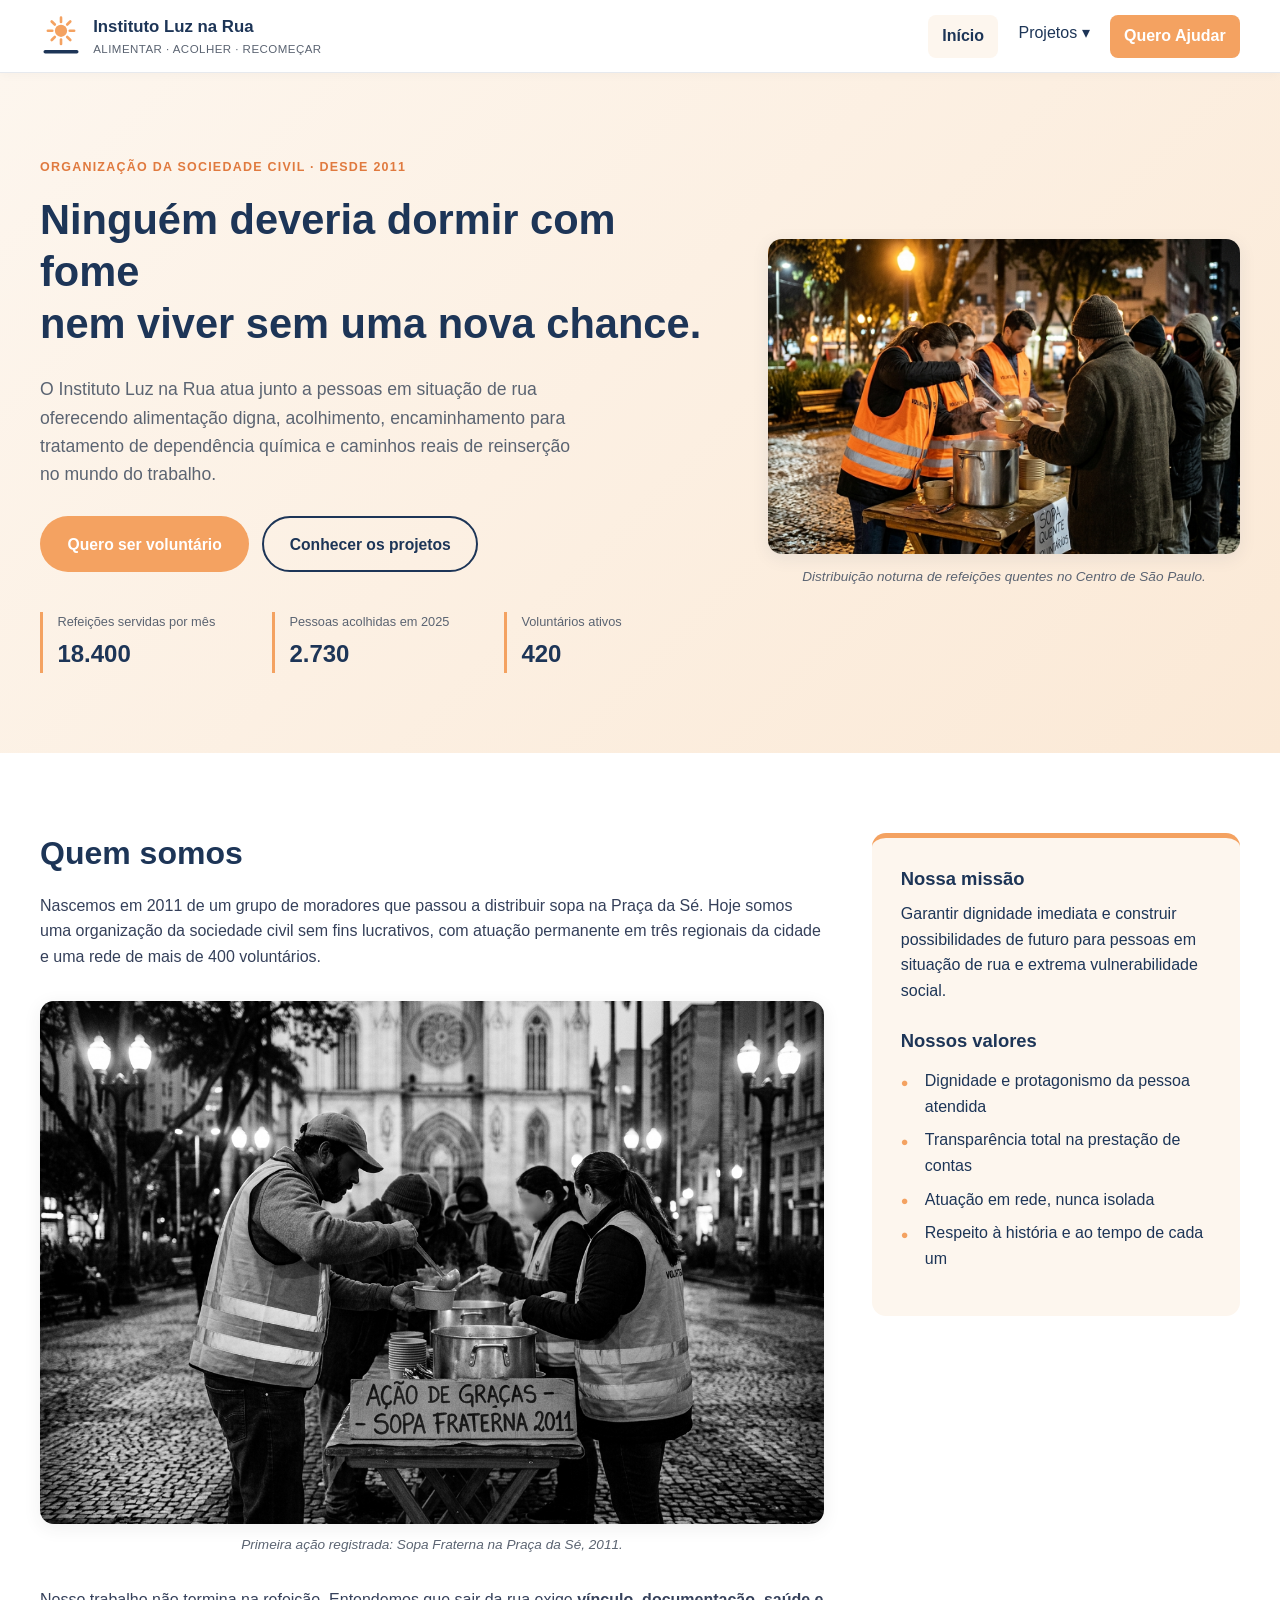
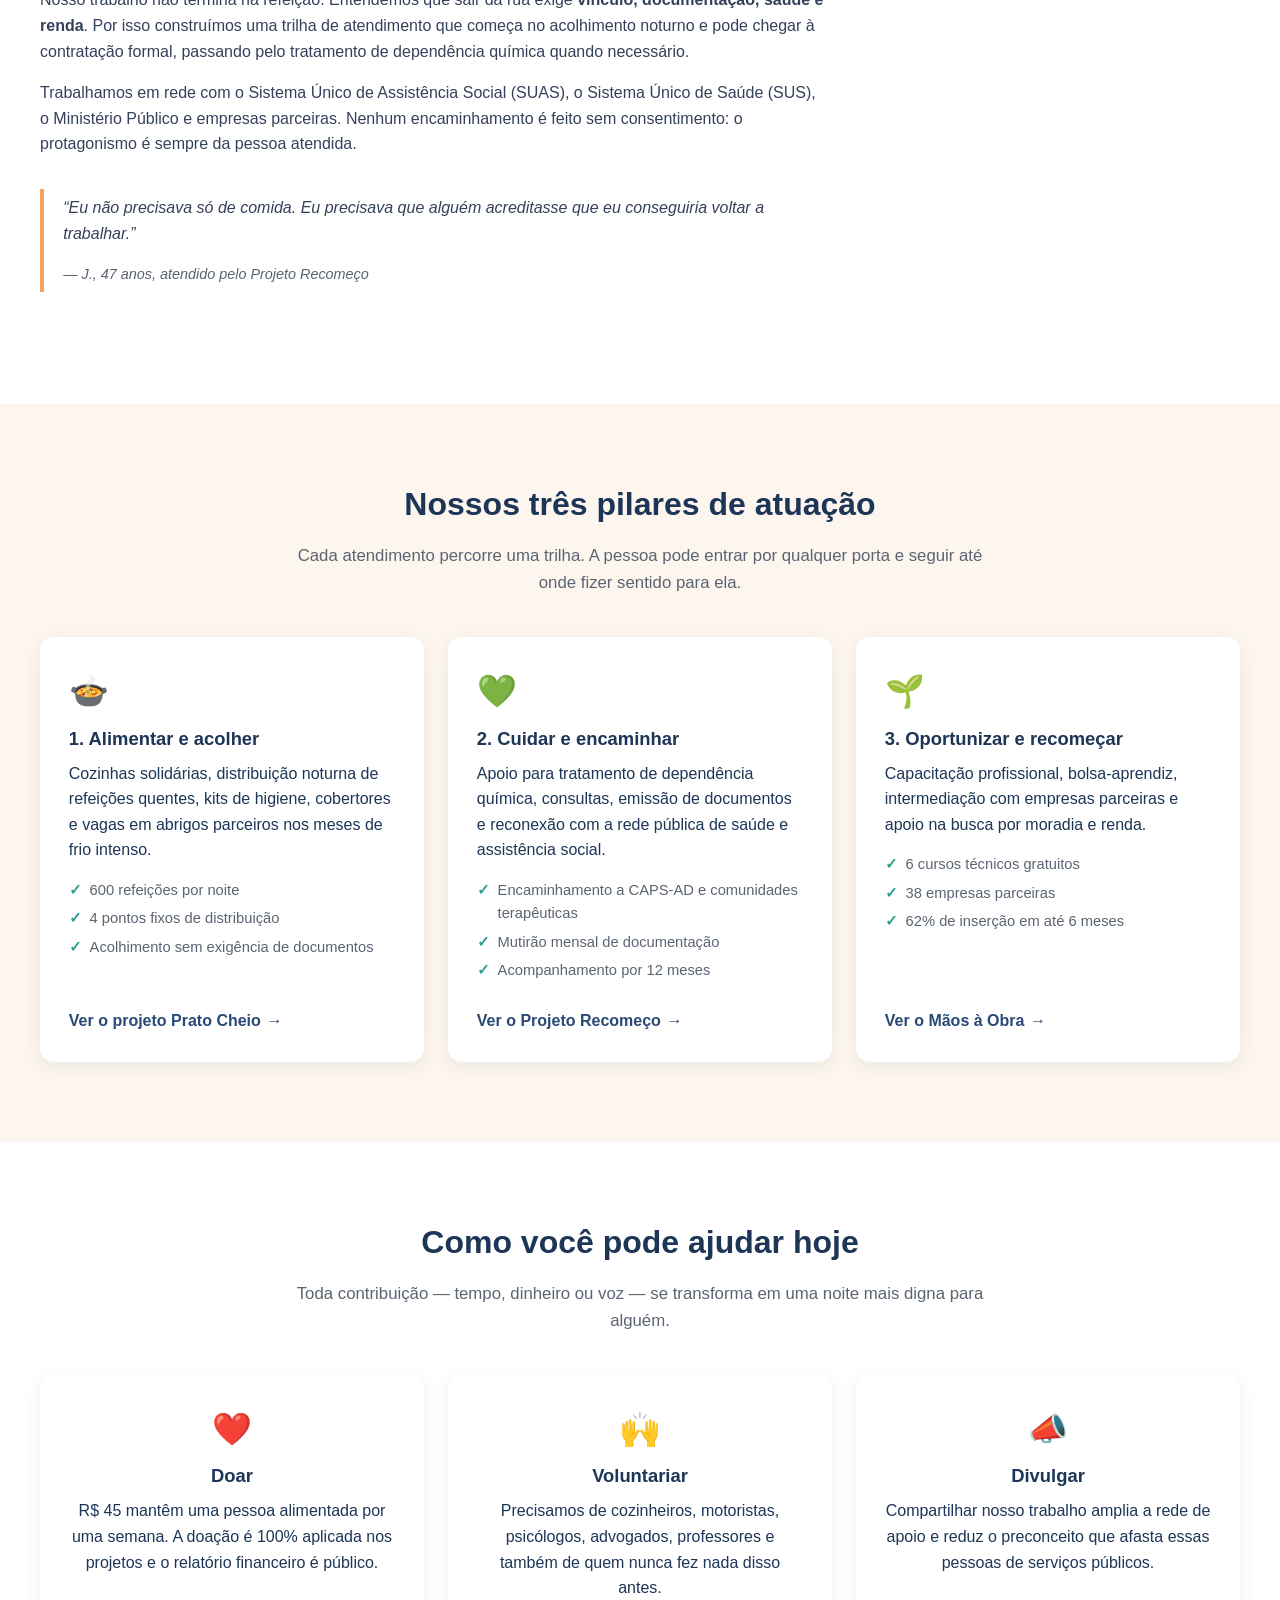
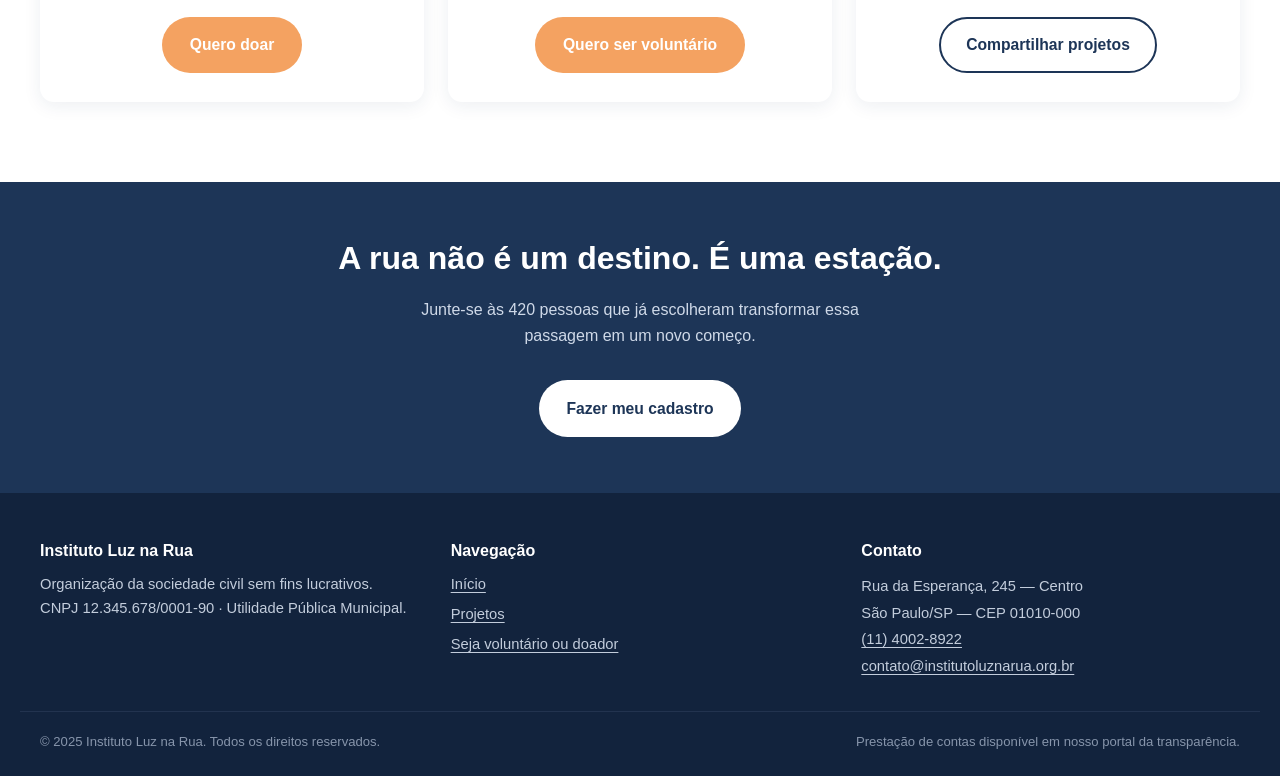
<file: index.html>
<!DOCTYPE html>
<html lang="pt-BR">
<head>
  <meta charset="UTF-8">
  <meta name="viewport" content="width=device-width, initial-scale=1.0">

  <title>Instituto Luz na Rua | Alimentar, acolher e recomeçar</title>
  <meta name="description" content="ONG que atua junto à população em situação de rua: alimentação, acolhimento, encaminhamento para tratamento de dependência química e geração de oportunidades.">
  <meta name="robots" content="index, follow">

  <link rel="icon" href="data:image/svg+xml,%3Csvg xmlns='http://www.w3.org/2000/svg' viewBox='0 0 48 48'%3E%3Ccircle cx='24' cy='20' r='10' fill='%23f4a261'/%3E%3Cpath d='M6 42h36' stroke='%231d3557' stroke-width='4' stroke-linecap='round'/%3E%3C/svg%3E">
  <link rel="stylesheet" href="css/estilo.css">
</head>

<body>

  <a class="pular-navegacao" href="#app">Pular para o conteúdo principal</a>

  <header class="cabecalho">
    <div class="container cabecalho__interno">
      <a href="#/inicio" class="logo" aria-label="Instituto Luz na Rua — página inicial">
        <svg class="logo__icone" viewBox="0 0 48 48" width="42" height="42" aria-hidden="true" focusable="false">
          <circle cx="24" cy="18" r="7" fill="#f4a261"></circle>
          <g stroke="#f4a261" stroke-width="3" stroke-linecap="round">
            <path d="M24 3v5"></path><path d="M24 28v5"></path>
            <path d="M9 18h5"></path><path d="M34 18h5"></path>
            <path d="M13.4 7.4l3.5 3.5"></path><path d="M31.1 25.1l3.5 3.5"></path>
            <path d="M34.6 7.4l-3.5 3.5"></path><path d="M16.9 25.1l-3.5 3.5"></path>
          </g>
          <path d="M6 42h36" stroke="#1d3557" stroke-width="4" stroke-linecap="round"></path>
        </svg>
        <span class="logo__texto">
          <strong>Instituto Luz na Rua</strong>
          <small>Alimentar · Acolher · Recomeçar</small>
        </span>
      </a>

      <button class="menu-toggle" type="button"
              aria-expanded="false" aria-controls="menu-principal"
              aria-label="Abrir menu de navegação">
        <span class="menu-toggle__barra"></span>
        <span class="menu-toggle__barra"></span>
        <span class="menu-toggle__barra"></span>
      </button>

      <nav id="menu-principal" class="navegacao" aria-label="Navegação principal">
        <ul class="navegacao__lista">
          <li><a href="#/inicio" data-rota="/inicio">Início</a></li>
          <li class="tem-submenu">
            <button class="navegacao__botao" type="button"
                    aria-expanded="false" aria-haspopup="true" data-rota="/projetos">
              Projetos <span aria-hidden="true">▾</span>
            </button>
            <ul class="submenu">
              <li><a href="#/projetos" data-scroll-to="prato-cheio">Prato Cheio</a></li>
              <li><a href="#/projetos" data-scroll-to="recomeco">Recomeço</a></li>
              <li><a href="#/projetos" data-scroll-to="maos-a-obra">Mãos à Obra</a></li>
              <li><a href="#/projetos" data-rota="/projetos">Ver todos os projetos</a></li>
            </ul>
          </li>
          <li><a href="#/cadastro" class="navegacao__destaque" data-rota="/cadastro">Quero Ajudar</a></li>
        </ul>
      </nav>
    </div>
  </header>

  <main id="app" tabindex="-1" aria-live="polite"></main>

  <footer class="rodape">
    <div class="container rodape__grade">
      <section class="rodape__coluna">
        <h2 class="rodape__titulo">Instituto Luz na Rua</h2>
        <p>Organização da sociedade civil sem fins lucrativos.<br>
        CNPJ 12.345.678/0001-90 · Utilidade Pública Municipal.</p>
      </section>
      <nav class="rodape__coluna" aria-label="Navegação do rodapé">
        <h2 class="rodape__titulo">Navegação</h2>
        <ul class="rodape__lista">
          <li><a href="#/inicio">Início</a></li>
          <li><a href="#/projetos">Projetos</a></li>
          <li><a href="#/cadastro">Seja voluntário ou doador</a></li>
        </ul>
      </nav>
      <section class="rodape__coluna">
        <h2 class="rodape__titulo">Contato</h2>
        <address class="rodape__endereco">
          Rua da Esperança, 245 — Centro<br>
          São Paulo/SP — CEP 01010-000<br>
          <a href="tel:+551140028922">(11) 4002-8922</a><br>
          <a href="mailto:contato@institutoluznarua.org.br">contato@institutoluznarua.org.br</a>
        </address>
      </section>
    </div>
    <div class="container rodape__base">
      <p>&copy; 2025 Instituto Luz na Rua. Todos os direitos reservados.</p>
      <p>Prestação de contas disponível em nosso portal da transparência.</p>
    </div>
  </footer>

  <div id="toast" class="toast" role="status" aria-live="polite" hidden></div>

  <!-- ============================================================
       TEMPLATES — moldes clonados pelo JavaScript
       ============================================================ -->

  <template id="tpl-pilar">
    <article class="cartao">
      <span class="cartao__icone" aria-hidden="true"></span>
      <h3 class="cartao__titulo"></h3>
      <p class="cartao__descricao"></p>
      <ul class="cartao__lista"></ul>
      <a class="link-seta">Texto do link<span class="sr-only"></span></a>
    </article>
  </template>

  <template id="tpl-acao">
    <article class="cartao cartao--acao">
      <span class="cartao__icone" aria-hidden="true"></span>
      <h3 class="cartao__titulo"></h3>
      <p class="cartao__descricao"></p>
      <a class="botao"></a>
    </article>
  </template>

  <template id="tpl-resultado">
    <article class="cartao cartao--numero">
      <span class="cartao__numero"></span>
      <p class="cartao__texto"></p>
    </article>
  </template>

  <template id="tpl-chip">
    <span class="chip"></span>
  </template>

  <script src="js/dados.js"></script>
  <script src="js/script.js"></script>
  <script src="js/templates.js"></script>
  <script src="js/router.js"></script>
</body>
</html>
</file>
<file: css/estilo.css>
/* ============================================================
   INSTITUTO LUZ NA RUA — Folha de estilos principal
   ============================================================ */

:root {
  --azul: #1d3557;
  --azul-claro: #2a4a76;
  --laranja: #f4a261;
  --laranja-escuro: #e07a3f;
  --bege: #fdf6ee;
  --branco: #ffffff;
  --cinza: #5b6472;
  --cinza-claro: #e6e9ee;
  --verde: #2a9d8f;
  --verde-claro: #e6f4f1;
  --vermelho: #c1121f;
  --sombra: 0 4px 18px rgba(29, 53, 87, 0.08);
  --raio: 14px;
  --max: 1160px;

  /* Tokens de espaçamento modular (base 8px) */
  --esp-1: .5rem;
  --esp-2: 1rem;
  --esp-3: 1.5rem;
  --esp-4: 2rem;
  --esp-6: 3rem;
  --esp-8: 4rem;
}

/* ---------- Reset básico ---------- */
*, *::before, *::after { box-sizing: border-box; }

html { scroll-behavior: smooth; }

body {
  margin: 0;
  font-family: 'Segoe UI', Roboto, 'Helvetica Neue', Arial, sans-serif;
  font-size: 1rem;
  line-height: 1.6;
  color: var(--azul);
  background-color: var(--branco);
  -webkit-font-smoothing: antialiased;
}

img, svg { max-width: 100%; display: block; }

h1, h2, h3 { line-height: 1.25; margin: 0 0 .6em; color: var(--azul); }
h1 { font-size: clamp(1.75rem, 3.5vw, 2.6rem); }
h2 { font-size: clamp(1.4rem, 2.6vw, 2rem); }
h3 { font-size: 1.15rem; }
p  { margin: 0 0 1em; }

a { color: var(--azul-claro); text-decoration: underline; text-underline-offset: 3px; }
a:hover { color: var(--laranja-escuro); }

ul, ol { padding-left: 1.2rem; }

/* ---------- Acessibilidade ---------- */
.sr-only {
  position: absolute; width: 1px; height: 1px;
  padding: 0; margin: -1px; overflow: hidden;
  clip: rect(0,0,0,0); white-space: nowrap; border: 0;
}

.pular-navegacao {
  position: absolute; top: -100px; left: 0;
  background: var(--azul); color: var(--branco);
  padding: .8rem 1.2rem; z-index: 999; text-decoration: none;
  border-radius: 0 0 var(--raio) 0;
}
.pular-navegacao:focus { top: 0; color: var(--branco); }

:focus-visible {
  outline: 3px solid var(--laranja);
  outline-offset: 2px;
  border-radius: 4px;
}

/* ---------- Layout ---------- */
.container {
  width: 100%;
  max-width: var(--max);
  margin-inline: auto;
  padding-inline: 1.25rem;
}

.secao { padding: 4rem 0; }
.secao--alt { background: var(--bege); }

.secao__cabecalho { max-width: 720px; margin: 0 auto 2.5rem; text-align: center; }
.secao__subtitulo { color: var(--cinza); font-size: 1.05rem; }

.secao__grade {
  display: grid;
  grid-template-columns: 2fr 1fr;
  gap: 3rem;
  align-items: start;
}

/* ---------- Cabeçalho ---------- */
.cabecalho {
  background: var(--branco);
  border-bottom: 1px solid var(--cinza-claro);
  position: sticky; top: 0; z-index: 100;
  box-shadow: 0 2px 10px rgba(0,0,0,.03);
}
.cabecalho__interno {
  display: flex; align-items: center; justify-content: space-between;
  gap: 1.5rem; padding-block: .85rem;
  position: relative;
}

.logo { display: flex; align-items: center; gap: .7rem; text-decoration: none; }
.logo__texto strong { display: block; font-size: 1.05rem; color: var(--azul); }
.logo__texto small { display: block; font-size: .72rem; color: var(--cinza); letter-spacing: .04em; text-transform: uppercase; }

/* ---------- Menu hambúrguer ---------- */
.menu-toggle {
  display: none;
  background: transparent; border: 0; cursor: pointer;
  padding: .5rem; flex-direction: column; gap: .3rem;
  justify-content: center; align-items: center;
}
.menu-toggle__barra {
  display: block; width: 24px; height: 3px;
  background: var(--azul); border-radius: 2px;
  transition: transform .2s, opacity .2s;
}

/* ---------- Navegação ---------- */
.navegacao__lista {
  display: flex; gap: .35rem; list-style: none; margin: 0; padding: 0;
}
.navegacao__lista a,
.navegacao__botao {
  display: inline-block; padding: .55rem .9rem;
  text-decoration: none; color: var(--azul);
  border-radius: 8px; font-weight: 500;
  transition: background .15s, color .15s;
  background: transparent; border: 0; cursor: pointer;
  font-family: inherit; font-size: 1rem;
}
.navegacao__lista a:hover,
.navegacao__botao:hover { background: var(--bege); color: var(--laranja-escuro); }
.navegacao__lista a[aria-current="page"] { background: var(--bege); font-weight: 700; }
.navegacao__destaque {
  background: var(--laranja) !important;
  color: var(--branco) !important;
  font-weight: 700 !important;
}
.navegacao__destaque:hover { background: var(--laranja-escuro) !important; }

/* Item com submenu */
.tem-submenu { position: relative; }
.navegacao__botao[aria-expanded="true"] { background: var(--bege); }

.submenu {
  position: absolute; top: 100%; left: 0;
  background: var(--branco); box-shadow: var(--sombra);
  border-radius: var(--raio); min-width: 220px;
  padding: .5rem; list-style: none; margin: .25rem 0 0;
  display: none; z-index: 200;
}
.submenu.aberto { display: block; }
.submenu a {
  display: block; padding: .55rem .85rem;
  border-radius: 8px; text-decoration: none; color: var(--azul);
}
.submenu a:hover { background: var(--bege); color: var(--laranja-escuro); }

/* Em telas pequenas: menu vira coluna dentro de um painel */
@media (max-width: 899px) {
  .menu-toggle { display: flex; }

  .navegacao {
    position: absolute; top: 100%; left: 0; right: 0;
    background: var(--branco); box-shadow: var(--sombra);
    display: none; padding: 1rem 1.25rem;
    border-top: 1px solid var(--cinza-claro);
  }
  .navegacao.aberto { display: block; }

  .navegacao__lista { flex-direction: column; gap: .25rem; }
  .navegacao__lista a,
  .navegacao__botao { display: block; width: 100%; text-align: left; }

  .submenu {
    position: static; box-shadow: none; padding-left: 1rem;
    margin-top: .25rem; display: none;
  }
  .submenu.aberto { display: block; }
}

/* ---------- Botões ---------- */
.botao {
  display: inline-block; padding: .85rem 1.6rem;
  border-radius: 50px; font-weight: 700;
  text-decoration: none; border: 2px solid transparent;
  cursor: pointer; font-size: .98rem; font-family: inherit;
  transition: transform .12s, background .15s, color .15s, border-color .15s;
  text-align: center;
}
.botao:hover { transform: translateY(-2px); }

.botao--primario { background: var(--laranja); color: var(--branco); }
.botao--primario:hover { background: var(--laranja-escuro); color: var(--branco); }

.botao--contorno { background: transparent; color: var(--azul); border-color: var(--azul); }
.botao--contorno:hover { background: var(--azul); color: var(--branco); }

.botao--claro { background: var(--branco); color: var(--azul); }
.botao--claro:hover { background: var(--bege); color: var(--azul); }

/* Botão que parece link (usado no Termo de Voluntariado) */
.link-botao {
  background: transparent; border: 0; padding: 0;
  color: var(--azul-claro); text-decoration: underline;
  text-underline-offset: 3px;
  cursor: pointer; font: inherit;
}
.link-botao:hover { color: var(--laranja-escuro); }

/* ---------- Hero ---------- */
.hero {
  background: linear-gradient(135deg, var(--bege) 0%, #fbe9d6 100%);
  padding: 4rem 0;
}
.hero__interno {
  display: grid; grid-template-columns: 1.15fr .85fr;
  gap: 3rem; align-items: center;
}
.etiqueta {
  display: inline-block; font-size: .78rem; font-weight: 700;
  text-transform: uppercase; letter-spacing: .1em;
  color: var(--laranja-escuro); margin-bottom: 1rem;
}
.hero__descricao { font-size: 1.1rem; color: var(--cinza); max-width: 55ch; }
.hero__acoes { display: flex; flex-wrap: wrap; gap: .8rem; margin: 1.75rem 0 2.5rem; }

.hero__indicadores {
  display: grid; grid-template-columns: repeat(3, 1fr);
  gap: 1rem; margin: 0;
}
.hero__indicadores > div {
  border-left: 3px solid var(--laranja);
  padding-left: .9rem;
}
.hero__indicadores dt { font-size: .8rem; color: var(--cinza); }
.hero__indicadores dd {
  margin: .15rem 0 0; font-size: 1.5rem; font-weight: 800;
  color: var(--azul);
}

/* ---------- Imagens ---------- */
.hero__imagem {
  width: 100%;
  height: auto;
  aspect-ratio: 3 / 2;
  object-fit: cover;
  border-radius: var(--raio);
  box-shadow: var(--sombra);
  display: block;
}

.texto-corrido__figura { margin: 2rem 0; }

.texto-corrido__figura img {
  width: 100%;
  height: auto;
  aspect-ratio: 3 / 2;
  object-fit: cover;
  border-radius: var(--raio);
  box-shadow: var(--sombra);
  display: block;
  filter: grayscale(100%);
}

.texto-corrido__figura figcaption {
  font-size: .85rem;
  color: var(--cinza);
  font-style: italic;
  text-align: center;
  margin-top: .6rem;
}

.hero__figura { margin: 0; }
.hero__figura figcaption {
  font-size: .85rem; color: var(--cinza); text-align: center;
  margin-top: .75rem; font-style: italic;
}

/* ---------- Cartões ---------- */
.grade-cartoes {
  display: grid; grid-template-columns: repeat(3, 1fr); gap: 1.5rem;
}
.grade-cartoes--tres { grid-template-columns: repeat(3, 1fr); }

.cartao {
  background: var(--branco);
  border-radius: var(--raio);
  padding: 1.8rem;
  box-shadow: var(--sombra);
  display: flex; flex-direction: column;
  transition: transform .15s, box-shadow .15s;
}
.cartao:hover { transform: translateY(-4px); }

/* Foco acessível dentro do cartão (ao navegar por teclado) */
.cartao:focus-within {
  outline: 3px solid var(--laranja);
  outline-offset: 2px;
  transform: translateY(-4px);
  box-shadow: 0 8px 24px rgba(29, 53, 87, 0.15);
}

.cartao__icone { font-size: 2rem; margin-bottom: .6rem; }
.cartao__lista { list-style: none; padding: 0; margin: 0 0 1.25rem; }
.cartao__lista li {
  padding-left: 1.3rem; position: relative;
  font-size: .92rem; color: var(--cinza); margin-bottom: .3rem;
}
.cartao__lista li::before {
  content: "✓"; position: absolute; left: 0;
  color: var(--verde); font-weight: 700;
}
.cartao .link-seta { margin-top: auto; }

.cartao--acao { text-align: center; align-items: center; }
.cartao--acao .botao { margin-top: auto; }

.cartao--numero {
  background: var(--branco); text-align: center;
  padding: 2rem 1.2rem;
}
.cartao__numero {
  display: block; font-size: 2.2rem; font-weight: 800;
  color: var(--laranja-escuro); line-height: 1;
}
.cartao--numero p { margin: .5rem 0 0; color: var(--cinza); font-size: .95rem; }

.link-seta {
  font-weight: 700; text-decoration: none; color: var(--azul-claro);
  display: inline-flex; align-items: center; gap: .35rem;
}
.link-seta::after { content: "→"; transition: transform .15s; }
.link-seta:hover::after { transform: translateX(4px); }

/* ---------- Texto corrido / citação ---------- */
.texto-corrido p { color: #35405a; }

.citacao {
  border-left: 4px solid var(--laranja);
  padding: .4rem 0 .4rem 1.2rem;
  margin: 2rem 0;
  font-style: italic; color: var(--azul-claro);
}
.citacao footer { font-size: .9rem; font-style: normal; color: var(--cinza); margin-top: .5rem; }

.cartao-lateral {
  background: var(--bege);
  border-radius: var(--raio);
  padding: 1.8rem;
  border-top: 5px solid var(--laranja);
}
.cartao-lateral h3:not(:first-child) { margin-top: 1.6rem; }

.lista-marcada { list-style: none; padding: 0; }
.lista-marcada li {
  padding-left: 1.5rem; position: relative; margin-bottom: .5rem;
}
.lista-marcada li::before {
  content: "●"; position: absolute; left: 0;
  color: var(--laranja); font-size: .8rem; top: .3rem;
}

.lista-numerada li { margin-bottom: .5rem; }

/* ---------- Chamada final ---------- */
.chamada-final {
  background: var(--azul); color: var(--branco);
  padding: 3.5rem 0; text-align: center;
}
.chamada-final h2 { color: var(--branco); }
.chamada-final p { color: #cfd9e8; max-width: 55ch; margin-inline: auto; }
.chamada-final .botao { margin-top: 1rem; }

/* ---------- Rodapé ---------- */
.rodape {
  background: #12233d; color: #c3cddc;
  padding: 3rem 0 1.5rem; font-size: .92rem;
}
.rodape a { color: #c3cddc; }
.rodape a:hover { color: var(--laranja); }
.rodape__grade {
  display: grid; grid-template-columns: repeat(3, 1fr);
  gap: 2rem; margin-bottom: 2rem;
}
.rodape__titulo { color: var(--branco); font-size: 1rem; margin-bottom: .8rem; }
.rodape__lista { list-style: none; padding: 0; margin: 0; }
.rodape__lista li { margin-bottom: .4rem; }
.rodape__endereco { font-style: normal; line-height: 1.8; }
.rodape__base {
  border-top: 1px solid #22334f; padding-top: 1.2rem;
  display: flex; justify-content: space-between; flex-wrap: wrap;
  gap: .5rem; font-size: .82rem; color: #8795ab;
}
.rodape__base p { margin: 0; }

/* ============================================================
   PÁGINA DE PROJETOS
   ============================================================ */

.pagina-topo {
  background: linear-gradient(135deg, var(--bege), #fbe9d6);
  padding: 2.5rem 0 3.5rem;
}
.pagina-topo__descricao { max-width: 65ch; color: var(--cinza); font-size: 1.08rem; }

.trilha ol {
  list-style: none; padding: 0; margin: 0 0 1.5rem;
  display: flex; gap: .5rem; font-size: .85rem; color: var(--cinza);
}
.trilha li + li::before { content: "/"; margin-right: .5rem; color: var(--cinza-claro); }
.trilha a { text-decoration: none; }

.indice { background: var(--branco); border-bottom: 1px solid var(--cinza-claro); position: sticky; top: 68px; z-index: 50; }
.indice__interno {
  display: flex; align-items: center; gap: 1rem;
  padding-block: .85rem; flex-wrap: wrap;
}
.indice__rotulo { font-size: .8rem; text-transform: uppercase; letter-spacing: .08em; color: var(--cinza); }
.indice ul { list-style: none; padding: 0; margin: 0; display: flex; gap: .5rem; flex-wrap: wrap; }
.indice a {
  display: inline-block; padding: .35rem .85rem;
  background: var(--bege); border-radius: 50px;
  text-decoration: none; font-size: .9rem; color: var(--azul); font-weight: 600;
}
.indice a:hover { background: var(--laranja); color: var(--branco); }

.projeto { padding: 4rem 0; }
.projeto--alt { background: var(--bege); }

.projeto__grade {
  display: grid; grid-template-columns: 1fr 1.4fr;
  gap: 3rem; align-items: center;
}
.projeto__grade--invertido { grid-template-columns: 1.4fr 1fr; }

.projeto__midia { margin: 0; }
.projeto__ilustracao {
  border-radius: var(--raio); aspect-ratio: 4/3;
  display: flex; align-items: center; justify-content: center;
  font-size: 5rem; box-shadow: var(--sombra);
}
.projeto__ilustracao--laranja { background: linear-gradient(135deg, #ffe9d2, #fbd0a0); }
.projeto__ilustracao--verde   { background: linear-gradient(135deg, #d9f0eb, #a9dfd4); }
.projeto__ilustracao--azul    { background: linear-gradient(135deg, #d6e2f2, #a9c2e2); }

.projeto__legenda {
  font-size: .82rem; color: var(--cinza);
  margin-top: .75rem; font-style: italic; text-align: center;
}

.projeto__conteudo h2 { margin-bottom: .4em; }
.projeto__conteudo p { color: #35405a; }

.projeto__numeros {
  display: grid; grid-template-columns: repeat(3, 1fr);
  gap: 1rem; margin: 1.75rem 0 0;
  border-top: 1px solid var(--cinza-claro); padding-top: 1.25rem;
}
.projeto__numeros dt { font-size: .78rem; color: var(--cinza); text-transform: uppercase; letter-spacing: .04em; }
.projeto__numeros dd { margin: .2rem 0 0; font-size: 1.4rem; font-weight: 800; color: var(--laranja-escuro); }

.grade-cursos { display: flex; flex-wrap: wrap; gap: .5rem; margin: 1rem 0 1.5rem; }
.chip {
  background: var(--azul); color: var(--branco);
  padding: .35rem .9rem; border-radius: 50px; font-size: .85rem; font-weight: 600;
}

/* ============================================================
   PÁGINA DE CADASTRO — Formulário
   ============================================================ */

.container--formulario {
  display: grid;
  grid-template-columns: 300px 1fr;
  gap: 3rem;
  align-items: start;
}

.formulario__lateral {
  background: var(--bege);
  border-radius: var(--raio);
  padding: 1.8rem;
  border-top: 5px solid var(--laranja);
  position: sticky;
  top: 90px;
}
.formulario__lateral h2 { font-size: 1.1rem; }
.formulario__lateral .lista-marcada li { font-size: .9rem; }

.aviso-privacidade {
  font-size: .82rem; color: var(--cinza);
  background: var(--branco); padding: .9rem;
  border-radius: 8px; margin-top: 1.25rem;
}

.formulario__principal {
  background: var(--branco);
  border-radius: var(--raio);
  padding: 2rem;
  box-shadow: var(--sombra);
}

fieldset {
  border: 0;
  padding: 0;
  margin: 0 0 2.25rem;
}
fieldset:last-of-type { margin-bottom: 1.5rem; }

legend {
  font-size: 1.1rem;
  font-weight: 800;
  color: var(--azul);
  padding: 0 0 .3rem;
  margin-bottom: 1.25rem;
  border-bottom: 2px solid var(--laranja);
  display: block;
  width: 100%;
}

.campo { margin-bottom: 1.15rem; }
.campo-grupo {
  display: grid;
  grid-template-columns: repeat(auto-fit, minmax(180px, 1fr));
  gap: 1rem;
}
.campo-grupo--cep { grid-template-columns: 1fr; max-width: 240px; }
.campo-grupo--numero { grid-template-columns: 2fr 3fr; }
.campo--uf { max-width: 120px; }

.campo label,
.rotulo-grupo {
  display: block;
  font-weight: 600;
  font-size: .92rem;
  color: var(--azul);
  margin-bottom: .35rem;
}

.obrigatorio { color: var(--vermelho); font-weight: 700; }

.campo input,
.campo select,
.campo textarea {
  width: 100%;
  font-family: inherit;
  font-size: 1rem;
  color: var(--azul);
  padding: .7rem .85rem;
  border: 2px solid var(--cinza-claro);
  border-radius: 10px;
  background: var(--branco);
  transition: border-color .15s, box-shadow .15s;
}

.campo input:focus,
.campo select:focus,
.campo textarea:focus {
  outline: none;
  border-color: var(--laranja);
  box-shadow: 0 0 0 4px rgba(244, 162, 97, .18);
}

.campo textarea { resize: vertical; min-height: 90px; }

.ajuda {
  display: block;
  font-size: .8rem;
  color: var(--cinza);
  margin-top: .3rem;
}

.erro {
  display: block;
  font-size: .82rem;
  color: var(--vermelho);
  font-weight: 600;
  margin-top: .3rem;
}

.campo input:user-invalid,
.campo select:user-invalid,
.campo textarea:user-invalid {
  border-color: var(--vermelho);
  background-color: #fff5f5;
}

.campo input:user-valid:not(:placeholder-shown) {
  border-color: var(--verde);
}

.opcoes { display: flex; flex-wrap: wrap; gap: .6rem; }
.opcoes--checks { gap: .5rem; }

.opcao {
  display: inline-flex;
  align-items: center;
  gap: .5rem;
  padding: .55rem .95rem;
  border: 2px solid var(--cinza-claro);
  border-radius: 50px;
  cursor: pointer;
  font-size: .92rem;
  font-weight: 500;
  transition: border-color .15s, background .15s;
  background: var(--branco);
}
.opcao:hover { border-color: var(--laranja); }
.opcao input { accent-color: var(--laranja); width: 1.1rem; height: 1.1rem; margin: 0; }
.opcao:has(input:checked) {
  border-color: var(--laranja);
  background: #fff4e7;
  font-weight: 700;
}

.opcao--termo {
  border-radius: 10px;
  width: 100%;
  padding: .85rem 1rem;
  align-items: flex-start;
  margin-bottom: .6rem;
  line-height: 1.5;
}
.opcao--termo input { margin-top: .25rem; flex-shrink: 0; }

.formulario__acoes {
  display: flex; gap: .75rem; justify-content: flex-end;
  flex-wrap: wrap; padding-top: 1.25rem;
  border-top: 1px solid var(--cinza-claro);
}

.formulario__legenda {
  font-size: .82rem; color: var(--cinza); text-align: right;
  margin: .75rem 0 0;
}

.mensagem-sucesso {
  background: var(--verde-claro);
  border-left: 5px solid var(--verde);
  padding: 1.75rem;
  border-radius: var(--raio);
  margin-top: 1.5rem;
}
.mensagem-sucesso h2 { color: var(--verde); }

/* ============================================================
   MODAL (dialog)
   ============================================================ */
.modal {
  border: 0;
  border-radius: var(--raio);
  padding: 0;
  max-width: 560px;
  width: 90%;
  box-shadow: 0 20px 60px rgba(29, 53, 87, 0.25);
  color: var(--azul);
}
.modal::backdrop {
  background: rgba(29, 53, 87, 0.6);
  backdrop-filter: blur(2px);
}
.modal__cabecalho {
  display: flex; justify-content: space-between; align-items: center;
  padding: 1.25rem 1.5rem;
  border-bottom: 1px solid var(--cinza-claro);
}
.modal__cabecalho h2 { margin: 0; font-size: 1.2rem; }
.modal__fechar {
  background: transparent; border: 0; cursor: pointer;
  font-size: 1.75rem; line-height: 1; color: var(--cinza);
  padding: 0 .25rem;
}
.modal__fechar:hover { color: var(--vermelho); }
.modal__corpo { padding: 1.5rem; }
.modal__rodape {
  padding: 1rem 1.5rem;
  border-top: 1px solid var(--cinza-claro);
  display: flex; justify-content: flex-end;
}

/* ============================================================
   SISTEMA DE GRID DE 12 COLUNAS — MOBILE FIRST
   Breakpoints:
     xs  → até 479px        (padrão, sem media query)
     sm  → 480px a 639px    (celular grande)
     md  → 640px a 899px    (tablet retrato)
     lg  → 900px a 1199px   (tablet paisagem / notebook)
     xl  → 1200px a 1599px  (desktop)
     2xl → 1600px+          (desktop panorâmico)
   ============================================================ */

.grid-12 {
  display: grid;
  grid-template-columns: repeat(12, 1fr);
  gap: 1.5rem;
}

.col-1  { grid-column: span 1; }
.col-2  { grid-column: span 2; }
.col-3  { grid-column: span 3; }
.col-4  { grid-column: span 4; }
.col-5  { grid-column: span 5; }
.col-6  { grid-column: span 6; }
.col-7  { grid-column: span 7; }
.col-8  { grid-column: span 8; }
.col-9  { grid-column: span 9; }
.col-10 { grid-column: span 10; }
.col-11 { grid-column: span 11; }
.col-12 { grid-column: span 12; }

/* ---------- Breakpoint 1: sm (480px+) — celular grande ---------- */
@media (min-width: 480px) {
  .sm\:col-3  { grid-column: span 3; }
  .sm\:col-4  { grid-column: span 4; }
  .sm\:col-6  { grid-column: span 6; }
  .sm\:col-8  { grid-column: span 8; }
  .sm\:col-12 { grid-column: span 12; }
}

/* ---------- Breakpoint 2: md (640px+) — tablet retrato ---------- */
@media (min-width: 640px) {
  .md\:col-3  { grid-column: span 3; }
  .md\:col-4  { grid-column: span 4; }
  .md\:col-6  { grid-column: span 6; }
  .md\:col-8  { grid-column: span 8; }
  .md\:col-9  { grid-column: span 9; }
  .md\:col-12 { grid-column: span 12; }

  .grade-cartoes,
  .grade-cartoes--tres { grid-template-columns: repeat(2, 1fr); }
  .rodape__grade { grid-template-columns: repeat(2, 1fr); }
}

/* ---------- Breakpoint 3: lg (900px+) — tablet paisagem / notebook ---------- */
@media (min-width: 900px) {
  .lg\:col-3  { grid-column: span 3; }
  .lg\:col-4  { grid-column: span 4; }
  .lg\:col-5  { grid-column: span 5; }
  .lg\:col-6  { grid-column: span 6; }
  .lg\:col-7  { grid-column: span 7; }
  .lg\:col-8  { grid-column: span 8; }
  .lg\:col-9  { grid-column: span 9; }
  .lg\:col-12 { grid-column: span 12; }

  .grade-cartoes,
  .grade-cartoes--tres { grid-template-columns: repeat(3, 1fr); }
  .rodape__grade { grid-template-columns: repeat(3, 1fr); }

  /* Refatoração para grid de 12 colunas em telas grandes */
  .hero__interno      { grid-template-columns: repeat(12, 1fr); }
  .hero__texto        { grid-column: span 7; }
  .hero__figura       { grid-column: span 5; }

  .secao__grade       { grid-template-columns: repeat(12, 1fr); }
  .texto-corrido      { grid-column: span 8; }
  .cartao-lateral     { grid-column: span 4; }

  .projeto__grade     { grid-template-columns: repeat(12, 1fr); }
  .projeto__midia     { grid-column: span 5; }
  .projeto__conteudo  { grid-column: span 7; }
  .projeto__grade--invertido .projeto__midia    { grid-column: span 5; }
  .projeto__grade--invertido .projeto__conteudo { grid-column: span 7; }

  .container--formulario { grid-template-columns: repeat(12, 1fr); }
  .formulario__lateral   { grid-column: span 4; }
  .formulario__principal { grid-column: span 8; }
}

/* ---------- Breakpoint 4: xl (1200px+) — desktop ---------- */
@media (min-width: 1200px) {
  :root { --max: 1240px; }

  .xl\:col-3 { grid-column: span 3; }
  .xl\:col-4 { grid-column: span 4; }
  .xl\:col-6 { grid-column: span 6; }

  .secao { padding: 5rem 0; }
  .hero  { padding: 5rem 0; }
}

/* ---------- Breakpoint 5: 2xl (1600px+) — desktop panorâmico ---------- */
@media (min-width: 1600px) {
  :root { --max: 1400px; }

  body { font-size: 1.0625rem; }

  .secao { padding: 6rem 0; }
  .hero  { padding: 6rem 0; }
  h1     { font-size: 2.8rem; }
  h2     { font-size: 2.15rem; }
}

/* ============================================================
   AJUSTES PARA TELAS PEQUENAS (mobile first — sem max-width)
   ============================================================ */

@media (max-width: 899px) {
  .hero__indicadores { grid-template-columns: repeat(3, 1fr); }
  .projeto__grade--invertido .projeto__midia { order: -1; }
  .formulario__lateral { position: static; }
  .indice { position: static; }
  .indice__interno { padding-block: .65rem; }
}

@media (max-width: 620px) {
  .hero__indicadores { grid-template-columns: 1fr; }
  .projeto__numeros { grid-template-columns: 1fr; gap: .75rem; }
  .campo-grupo--numero { grid-template-columns: 1fr; }
  .rodape__base { flex-direction: column; }
  .formulario__acoes { flex-direction: column-reverse; }
  .formulario__acoes .botao { width: 100%; }
}
/* ============================================================
   TOAST — notificação flutuante não obstrutiva
   ============================================================ */
.toast {
  position: fixed;
  right: 1.25rem;
  bottom: 1.25rem;
  z-index: 1000;

  display: flex;
  align-items: center;
  gap: .75rem;

  padding: 1rem 1.25rem;
  max-width: 360px;

  background: var(--azul);
  color: var(--branco);
  border-radius: var(--raio);
  box-shadow: 0 8px 24px rgba(29, 53, 87, 0.25);
  border-left: 5px solid var(--laranja);

  font-size: .95rem;
  line-height: 1.4;

  transform: translateY(120%);
  opacity: 0;
  transition: transform .3s ease, opacity .3s ease;
}

.toast.visivel {
  transform: translateY(0);
  opacity: 1;
}

.toast--sucesso {
  background: var(--verde);
  border-left-color: #1b6e63;
}

.toast--erro {
  background: var(--vermelho);
  border-left-color: #8b0d17;
}

.toast--aviso {
  background: var(--laranja-escuro);
  border-left-color: #b65a26;
}

@media (max-width: 480px) {
  .toast {
    right: .75rem;
    left: .75rem;
    bottom: .75rem;
    max-width: none;
  }
}
/* ============================================================
   SPA — carregamento e foco do container
   ============================================================ */
#app {
  min-height: 60vh;
  outline: none;
}

.carregando {
  text-align: center;
  padding: 4rem 1rem;
  color: var(--cinza);
  font-style: italic;
}

/* Animação suave ao trocar de rota */
#app > * {
  animation: aparecerRota .3s ease;
}
@keyframes aparecerRota {
  from { opacity: 0; transform: translateY(8px); }
  to   { opacity: 1; transform: translateY(0); }
}
</file>
